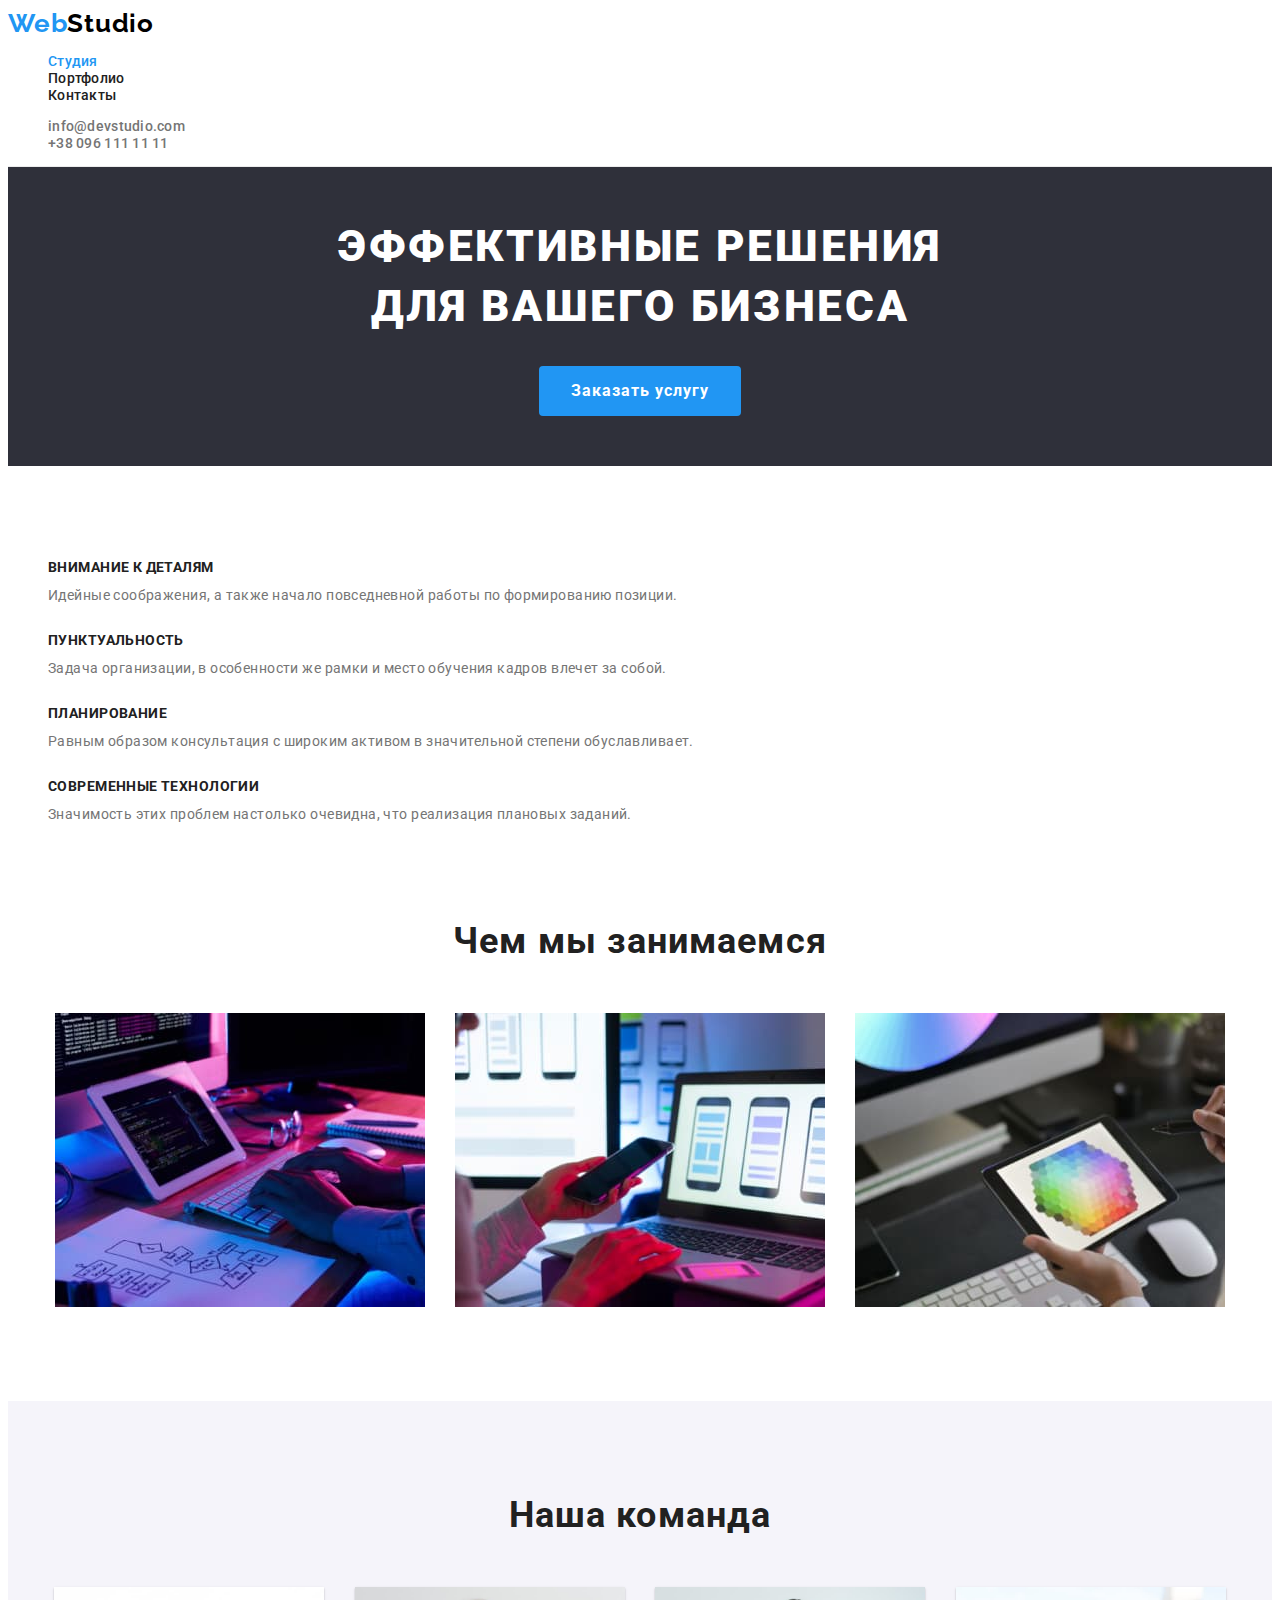
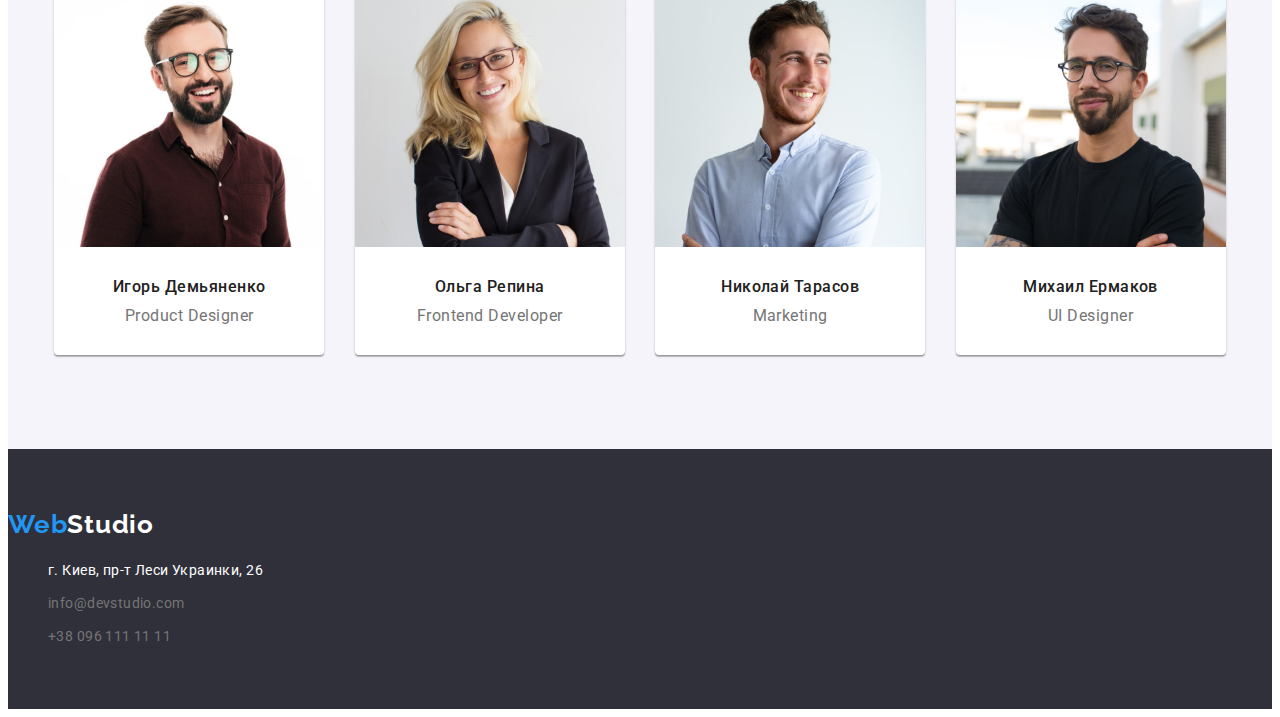
<file: index.html>
<!DOCTYPE html>
<html lang="ru">
  <head>
    <meta charset="UTF-8" />
    <meta http-equiv="X-UA-Compatible" content="IE=edge" />
    <meta name="viewport" content="width=device-width, initial-scale=1.0" />
    <title>WebStudio</title>
    <meta name="description" content="Эффективные решения для вашего бизнеса" />
    <link rel="preconnect" href="https://fonts.googleapis.com" />
    <link rel="preconnect" href="https://fonts.gstatic.com" crossorigin />
    <link
      href="https://fonts.googleapis.com/css2?family=Raleway:wght@700&family=Roboto:wght@400;500;700;900&display=swap"
      rel="stylesheet"
    />
    <link rel="stylesheet" href="./css/styles.css" />
  </head>
  <body>
    <header class="header">
      <a class="link logo logo-dark" href="./index.html">
        <span class="text-accent">Web</span>Studio
      </a>
      <nav>
        <ul class="list header-list">
          <li class="header-list-item current">
            <a class="link link-dark header-link" href="./index.html">Студия</a>
          </li>
          <li class="header-list-item">
            <a class="link link-dark header-link" href="./portfolio.html"> Портфолио </a>
          </li>
          <li class="header-list-item">
            <a class="link link-dark header-link" href="">Контакты</a>
          </li>
        </ul>
      </nav>
      <ul class="list header-list">
        <li class="header-list-item">
          <a class="link header-link" href="mailto:info@devstudio.com"> info@devstudio.com </a>
        </li>
        <li class="header-list-item">
          <a class="link header-link" href="tel:+380961111111"> +38 096 111 11 11 </a>
        </li>
      </ul>
    </header>

    <main>
      <section class="hero">
        <h1 class="hero-title">Эффективные решения<br />для вашего бизнеса</h1>
        <button class="button button-accent" type="button">Заказать услугу</button>
      </section>

      <section class="section benefits">
        <h2 class="visually-hidden">Наши преимущества</h2>
        <ul class="list benefits-list">
          <li class="benefits-item">
            <h3 class="benefits-item-title">Внимание к деталям</h3>
            <p class="benefits-item-text">
              Идейные соображения, а также начало повседневной работы по формированию позиции.
            </p>
          </li>
          <li class="benefits-item">
            <h3 class="benefits-item-title">Пунктуальность</h3>
            <p class="benefits-item-text">
              Задача организации, в особенности же рамки и место обучения кадров влечет за собой.
            </p>
          </li>
          <li class="benefits-item">
            <h3 class="benefits-item-title">Планирование</h3>
            <p class="benefits-item-text">
              Равным образом консультация с широким активом в значительной степени обуславливает.
            </p>
          </li>
          <li class="benefits-item">
            <h3 class="benefits-item-title">Современные технологии</h3>
            <p class="benefits-item-text">
              Значимость этих проблем настолько очевидна, что реализация плановых заданий.
            </p>
          </li>
        </ul>
      </section>

      <section class="section work">
        <h2 class="title">Чем мы занимаемся</h2>
        <ul class="list work-list">
          <li class="work-item">
            <img
              src="./images/action-01.jpeg"
              alt="Демонстрация работы на компьютере"
              width="370"
            />
          </li>
          <li class="work-item">
            <img src="./images/action-02.jpeg" alt="Демонстрация работы на ноутбуке" width="370" />
          </li>
          <li class="work-item">
            <img src="./images/action-03.jpeg" alt="Демонстрация работы на планшете" width="370" />
          </li>
        </ul>
      </section>

      <section class="section team">
        <h2 class="title">Наша команда</h2>
        <ul class="list team-list">
          <li class="card">
            <img src="./images/team-01.jpeg" alt="Игорь Демьяненко" width="270" />
            <div class="card-body">
              <h3 class="card-title">Игорь Демьяненко</h3>
              <p class="card-text">Product Designer</p>
            </div>
          </li>
          <li class="card">
            <img src="./images/team-02.jpeg" alt="Ольга Репина" width="270" />
            <div class="card-body">
              <h3 class="card-title">Ольга Репина</h3>
              <p class="card-text">Frontend Developer</p>
            </div>
          </li>
          <li class="card">
            <img src="./images/team-03.jpeg" alt="Николай Тарасов" width="270" />
            <div class="card-body">
              <h3 class="card-title">Николай Тарасов</h3>
              <p class="card-text">Marketing</p>
            </div>
          </li>
          <li class="card">
            <img src="./images/team-04.jpeg" alt="Михаил Ермаков" width="270" />
            <div class="card-body">
              <h3 class="card-title">Михаил Ермаков</h3>
              <p class="card-text">UI Designer</p>
            </div>
          </li>
        </ul>
      </section>
    </main>

    <footer class="footer">
      <a class="link logo logo-light" href="./index.html">
        <span class="text-accent">Web</span>Studio
      </a>
      <address>
        <ul class="list address">
          <li class="address-item">
            <a
              class="link link-light footer-link"
              href="https://goo.gl/maps/hceQhMATqFWJa5X66"
              target="_blank"
              rel="noopener noreferrer nofollow"
            >
              г. Киев, пр-т Леси Украинки, 26
            </a>
          </li>
          <li class="address-item">
            <a class="link footer-link" href="mailto:info@devstudio.com"> info@devstudio.com </a>
          </li>
          <li class="address-item">
            <a class="link footer-link" href="tel:+380961111111"> +38 096 111 11 11 </a>
          </li>
        </ul>
      </address>
    </footer>
  </body>
</html>
</file>
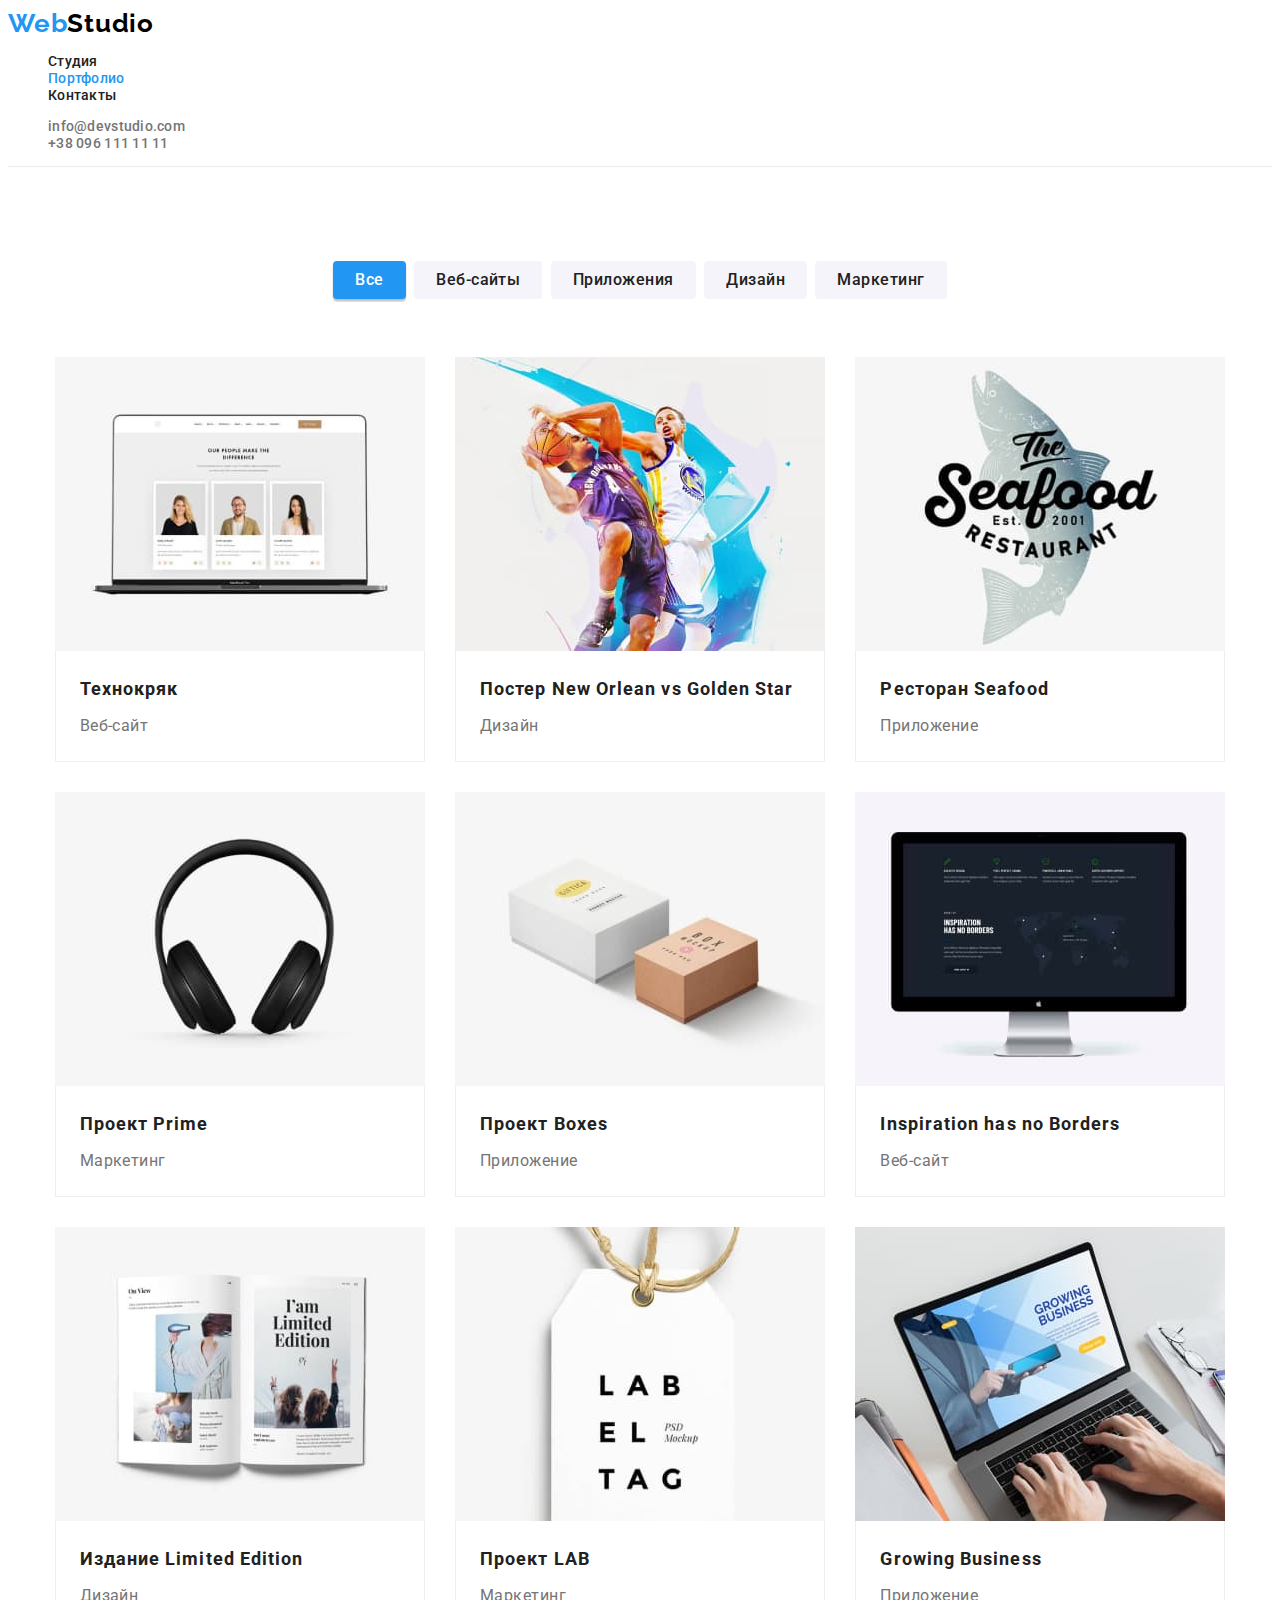
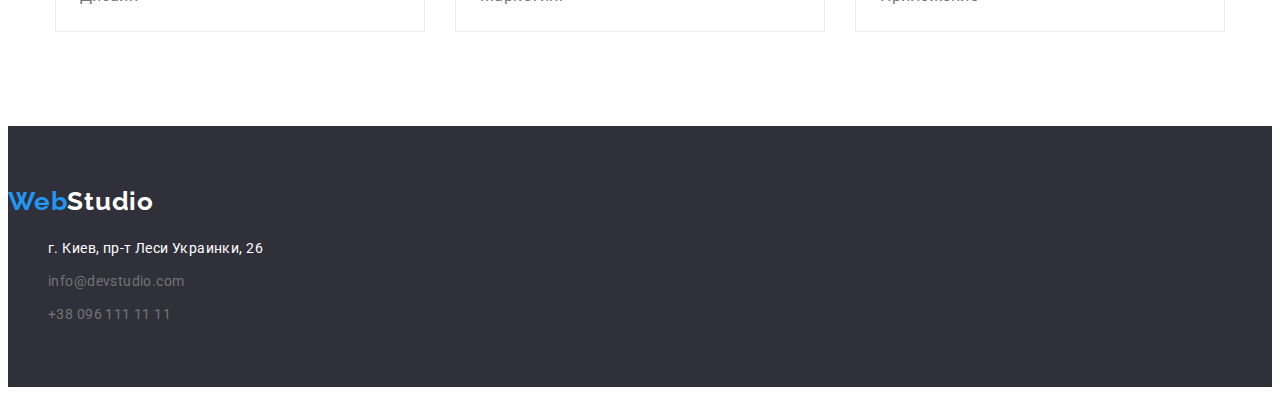
<file: portfolio.html>
<!DOCTYPE html>
<html lang="ru">
  <head>
    <meta charset="UTF-8" />
    <meta http-equiv="X-UA-Compatible" content="IE=edge" />
    <meta name="viewport" content="width=device-width, initial-scale=1.0" />
    <title>Портфолио | WebStudio</title>
    <meta name="description" content="Эффективные решения для вашего бизнеса" />
    <link rel="preconnect" href="https://fonts.googleapis.com" />
    <link rel="preconnect" href="https://fonts.gstatic.com" crossorigin />
    <link
      href="https://fonts.googleapis.com/css2?family=Raleway:wght@700&family=Roboto:wght@400;500;700;900&display=swap"
      rel="stylesheet"
    />
    <link rel="stylesheet" href="./css/styles.css" />
  </head>
  <body>
    <header class="header">
      <a class="link logo logo-dark" href="./index.html">
        <span class="text-accent">Web</span>Studio
      </a>
      <nav>
        <ul class="list header-list">
          <li class="header-list-item">
            <a class="link link-dark header-link" href="./index.html">Студия</a>
          </li>
          <li class="header-list-item current">
            <a class="link link-dark header-link" href="./portfolio.html"> Портфолио </a>
          </li>
          <li class="header-list-item">
            <a class="link link-dark header-link" href="">Контакты</a>
          </li>
        </ul>
      </nav>
      <ul class="list header-list">
        <li class="header-list-item">
          <a class="link header-link" href="mailto:info@devstudio.com"> info@devstudio.com </a>
        </li>
        <li class="header-list-item">
          <a class="link header-link" href="tel:+380961111111"> +38 096 111 11 11 </a>
        </li>
      </ul>
    </header>

    <main>
      <section class="section portfolio">
        <h1 class="visually-hidden">Портфолио</h1>
        <ul class="list filter">
          <li class="filter-item current">
            <button class="button button-small filter-button" type="button">Все</button>
          </li>
          <li class="filter-item">
            <button class="button button-small filter-button" type="button">Веб-сайты</button>
          </li>
          <li class="filter-item">
            <button class="button button-small filter-button" type="button">Приложения</button>
          </li>
          <li class="filter-item">
            <button class="button button-small filter-button" type="button">Дизайн</button>
          </li>
          <li class="filter-item">
            <button class="button button-small filter-button" type="button">Маркетинг</button>
          </li>
        </ul>
        <ul class="list portfolio-list">
          <li class="portfolio-item">
            <a class="link portfolio-link" href="">
              <img src="./images/portfolio-01.jpeg" width="370" alt="Мокап на ноутбуке" />
              <div class="portfolio-item-box">
                <h2 class="portfolio-item-title">Технокряк</h2>
                <p class="portfolio-item-text">Веб-сайт</p>
              </div>
            </a>
          </li>
          <li class="portfolio-item">
            <a class="link portfolio-link" href="">
              <img src="./images/portfolio-02.jpeg" width="370" alt="Два баскетболиста" />
              <div class="portfolio-item-box">
                <h2 class="portfolio-item-title">Постер New Orlean vs Golden Star</h2>
                <p class="portfolio-item-text">Дизайн</p>
              </div>
            </a>
          </li>
          <li class="portfolio-item">
            <a class="link portfolio-link" href="">
              <img src="./images/portfolio-03.jpeg" width="370" alt="Логотип ресторана Seafood" />
              <div class="portfolio-item-box">
                <h2 class="portfolio-item-title">Ресторан Seafood</h2>
                <p class="portfolio-item-text">Приложение</p>
              </div>
            </a>
          </li>
          <li class="portfolio-item">
            <a class="link portfolio-link" href="">
              <img src="./images/portfolio-04.jpeg" width="370" alt="Большие наушники" />
              <div class="portfolio-item-box">
                <h2 class="portfolio-item-title">Проект Prime</h2>
                <p class="portfolio-item-text">Маркетинг</p>
              </div>
            </a>
          </li>
          <li class="portfolio-item">
            <a class="link portfolio-link" href="">
              <img src="./images/portfolio-05.jpeg" width="370" alt="Упаковочные коробки" />
              <div class="portfolio-item-box">
                <h2 class="portfolio-item-title">Проект Boxes</h2>
                <p class="portfolio-item-text">Приложение</p>
              </div>
            </a>
          </li>
          <li class="portfolio-item">
            <a class="link portfolio-link" href="">
              <img src="./images/portfolio-06.jpeg" width="370" alt="Мокап на десктопе" />
              <div class="portfolio-item-box">
                <h2 class="portfolio-item-title">Inspiration has no Borders</h2>
                <p class="portfolio-item-text">Веб-сайт</p>
              </div>
            </a>
          </li>
          <li class="portfolio-item">
            <a class="link portfolio-link" href="">
              <img src="./images/portfolio-07.jpeg" width="370" alt="Дизайн открытого журнала" />
              <div class="portfolio-item-box">
                <h2 class="portfolio-item-title">Издание Limited Edition</h2>
                <p class="portfolio-item-text">Дизайн</p>
              </div>
            </a>
          </li>
          <li class="portfolio-item">
            <a class="link portfolio-link" href="">
              <img src="./images/portfolio-08.jpeg" width="370" alt="Мокап бирки" />
              <div class="portfolio-item-box">
                <h2 class="portfolio-item-title">Проект LAB</h2>
                <p class="portfolio-item-text">Маркетинг</p>
              </div>
            </a>
          </li>
          <li class="portfolio-item">
            <a class="link portfolio-link" href="">
              <img src="./images/portfolio-09.jpeg" width="370" alt="Работа за ноутбуком" />
              <div class="portfolio-item-box">
                <h2 class="portfolio-item-title">Growing Business</h2>
                <p class="portfolio-item-text">Приложение</p>
              </div>
            </a>
          </li>
        </ul>
      </section>
    </main>

    <footer class="footer">
      <a class="link logo logo-light" href="./index.html">
        <span class="text-accent">Web</span>Studio
      </a>
      <address>
        <ul class="list address">
          <li class="address-item">
            <a
              class="link link-light footer-link"
              href="https://goo.gl/maps/hceQhMATqFWJa5X66"
              target="_blank"
              rel="noopener noreferrer nofollow"
            >
              г. Киев, пр-т Леси Украинки, 26
            </a>
          </li>
          <li class="address-item">
            <a class="link footer-link" href="mailto:info@devstudio.com"> info@devstudio.com </a>
          </li>
          <li class="address-item">
            <a class="link footer-link" href="tel:+380961111111"> +38 096 111 11 11 </a>
          </li>
        </ul>
      </address>
    </footer>
  </body>
</html>
</file>
<file: css/styles.css>
/* -----------------------GENERAL-------------------- */
:root {
  --accent-color: #2196f3;
  --accent-color-dark: #1882d7;
  --text-color: #757575;
  --text-color-dark: #212121;
  --text-color-light: #ffffff;
  --logo-color-dark: #000000;
  --logo-color-light: #ffffff;
  --main-bg: #fff;
  --section-bg-dark: #2f303a;
  --section-bg-light: #f5f4fa;
  --button-bg: #f5f4fa;
  --card-bg: #ffffff;
  --header-border-color: #ececec;
  --portfolio-border-color: #eeeeee;
}

body {
  font-family: 'Roboto', sans-serif;
  font-size: 14px;
  letter-spacing: 0.03em;
  color: var(--text-color);
  background-color: var(--main-bg);
}

/* -----------------------UTILITY_CLASSES------------ */
.button {
  padding: 10px 32px;
  font-family: inherit;
  font-weight: 700;
  font-size: 16px;
  line-height: 1.88;
  text-align: center;
  letter-spacing: 0.06em;
  color: var(--text-color-dark);
  background-color: var(--button-bg);
  border: none;
  border-radius: 4px;
  cursor: pointer;
}
.button:hover,
.button:focus,
.filter-item.current .filter-button {
  color: var(--text-color-light);
  background-color: var(--accent-color);
  box-shadow: 0px 3px 1px rgba(0, 0, 0, 0.1), 0px 1px 2px rgba(0, 0, 0, 0.08),
    0px 2px 2px rgba(0, 0, 0, 0.12);
}
.button-accent {
  color: var(--text-color-light);
  background-color: var(--accent-color);
}
.button-accent:hover,
.button-accent:focus {
  background-color: var(--accent-color-dark);
}
.button-small {
  padding: 6px 22px;
  font-weight: 500;
  line-height: 1.625;
  letter-spacing: 0.03em;
}

.link {
  text-decoration: none;
  color: inherit;
}
.link:hover,
.link:focus {
  color: var(--accent-color);
}
.link-dark {
  color: var(--text-color-dark);
}
.link-light {
  color: var(--text-color-light);
}

.list {
  list-style-type: none;
}

.section {
  padding-bottom: 94px;
  padding-top: 94px;
}

.title {
  margin-bottom: 50px;
  margin-top: 0;
  font-size: 36px;
  line-height: 1.16;
  color: var(--text-color-dark);
  letter-spacing: 0.03em;
}

.text-accent {
  color: var(--accent-color);
}

.visually-hidden {
  position: absolute;
  white-space: nowrap;
  width: 1px;
  height: 1px;
  overflow: hidden;
  border: 0;
  padding: 0;
  clip: rect(0 0 0 0);
  clip-path: inset(50%);
  margin: -1px;
}

/* -----------------------HEADER--------------------- */
.header {
  border-bottom: 1px solid var(--header-border-color);
}

.header-link {
  font-weight: 500;
  font-size: 14px;
  line-height: 1.14;
  letter-spacing: 0.02em;
}
.header-list-item.current .header-link {
  color: var(--accent-color);
}

.logo {
  font: 700 26px 'Raleway', sans-serif;
  line-height: 1.19;
  letter-spacing: 0.03em;
}
.logo-dark,
.logo-dark:hover,
.logo-dark:focus {
  color: var(--logo-color-dark);
}
.logo-light,
.logo-light:hover,
.logo-light:focus {
  color: var(--logo-color-light);
}

/* -----------------------HERO----------------------- */
.hero {
  /* min-height: 600px; */
  padding-bottom: 50px;
  padding-top: 50px;
  text-align: center;
  background-color: var(--section-bg-dark);
}
.hero-title {
  margin-bottom: 30px;
  margin-top: 0;
  font-weight: 900;
  font-size: 44px;
  line-height: 1.36;
  letter-spacing: 0.06em;
  text-transform: uppercase;
  color: var(--text-color-light);
}

/* -----------------------BENEFITS------------------- */
.benefits {
  padding-bottom: 0;
}
.benefits-list {
  margin-bottom: 0;
  margin-top: 0;
}
.benefits-item:not(:last-child) {
  margin-bottom: 25px;
}
.benefits-item-title {
  margin-bottom: 8px;
  margin-top: 0;
  font-weight: 700;
  font-size: 14px;
  line-height: 1.14;
  letter-spacing: 0.03em;
  text-transform: uppercase;
  color: var(--text-color-dark);
}
.benefits-item-text {
  margin-top: 0;
  font-size: 14px;
  line-height: 1.71;
  letter-spacing: 0.03em;
}
.benefits-item:last-child .benefits-item-text {
  margin-bottom: 0;
}

/* -----------------------WORK----------------------- */
.work {
  padding-bottom: 64px;
  text-align: center;
}
.work-list {
  padding-left: 0;
  margin-bottom: 0;
  margin-top: 0;
  font-size: 0;
}
.work-item {
  display: inline-block;
  margin: 0 15px 30px;
}

/* -----------------------TEAM----------------------- */
.team {
  padding-bottom: 64px;
  text-align: center;
  background-color: var(--section-bg-light);
}
.team-list {
  padding-left: 0;
  margin-bottom: 0;
  margin-top: 0;
  font-size: 0;
}

.card {
  display: inline-block;
  margin: 0 15px 30px;
  text-align: center;
  background-color: var(--card-bg);
  box-shadow: 0px 1px 3px rgba(0, 0, 0, 0.12), 0px 1px 1px rgba(0, 0, 0, 0.14),
    0px 2px 1px rgba(0, 0, 0, 0.2);
  border-radius: 0px 0px 4px 4px;
}
.card-body {
  padding-left: 30px;
  padding-right: 30px;
}
.card-title,
.card-text {
  font-size: 16px;
  line-height: 1.188;
  letter-spacing: 0.03em;
}
.card-title {
  margin-bottom: 10px;
  margin-top: 30px;
  font-weight: 500;
  color: var(--text-color-dark);
}
.card-text {
  margin-bottom: 30px;
  margin-top: 0;
}

/* ----------------------PORTFOLIO------------------- */
.portfolio {
  padding-bottom: 79px;
}

.filter {
  margin: 0 0 35px;
  padding: 0;
  font-size: 0;
  text-align: center;
}
.filter-item {
  display: inline-block;
  margin-bottom: 8px;
}
.filter-item:not(:last-child) {
  margin-right: 8px;
}

.portfolio-list {
  margin: 0;
  padding: 0;
  font-size: 0;
  text-align: center;
}
.portfolio-item {
  display: inline-block;
  margin: 15px;
  background-color: var(--card-bg);
}
.portfolio-link {
  display: block;
}
.portfolio-item-box {
  display: block;
  padding: 20px 24px;
  text-align: left;
  border: 1px solid var(--portfolio-border-color);
  border-top: none;
}
.portfolio-item-title {
  margin-bottom: 4px;
  margin-top: 0;
  font-weight: 700;
  font-size: 18px;
  line-height: 2;
  letter-spacing: 0.06em;
  color: var(--text-color-dark);
}

.portfolio-item-text {
  margin-bottom: 0;
  margin-top: 0;
  font-size: 16px;
  line-height: 1.88;
  letter-spacing: 0.03em;
  color: var(--text-color);
}

/* -----------------------FOOTER--------------------- */
.footer {
  padding-bottom: 51px;
  padding-top: 60px;
  background-color: var(--section-bg-dark);
}
.footer-link {
  display: block;
  font-style: normal;
  font-size: 14px;
  line-height: 1.71;
  letter-spacing: 0.03em;
}

.address {
  margin-bottom: 0;
  margin-top: 20px;
}
.address-item {
  margin-bottom: 9px;
}
</file>
